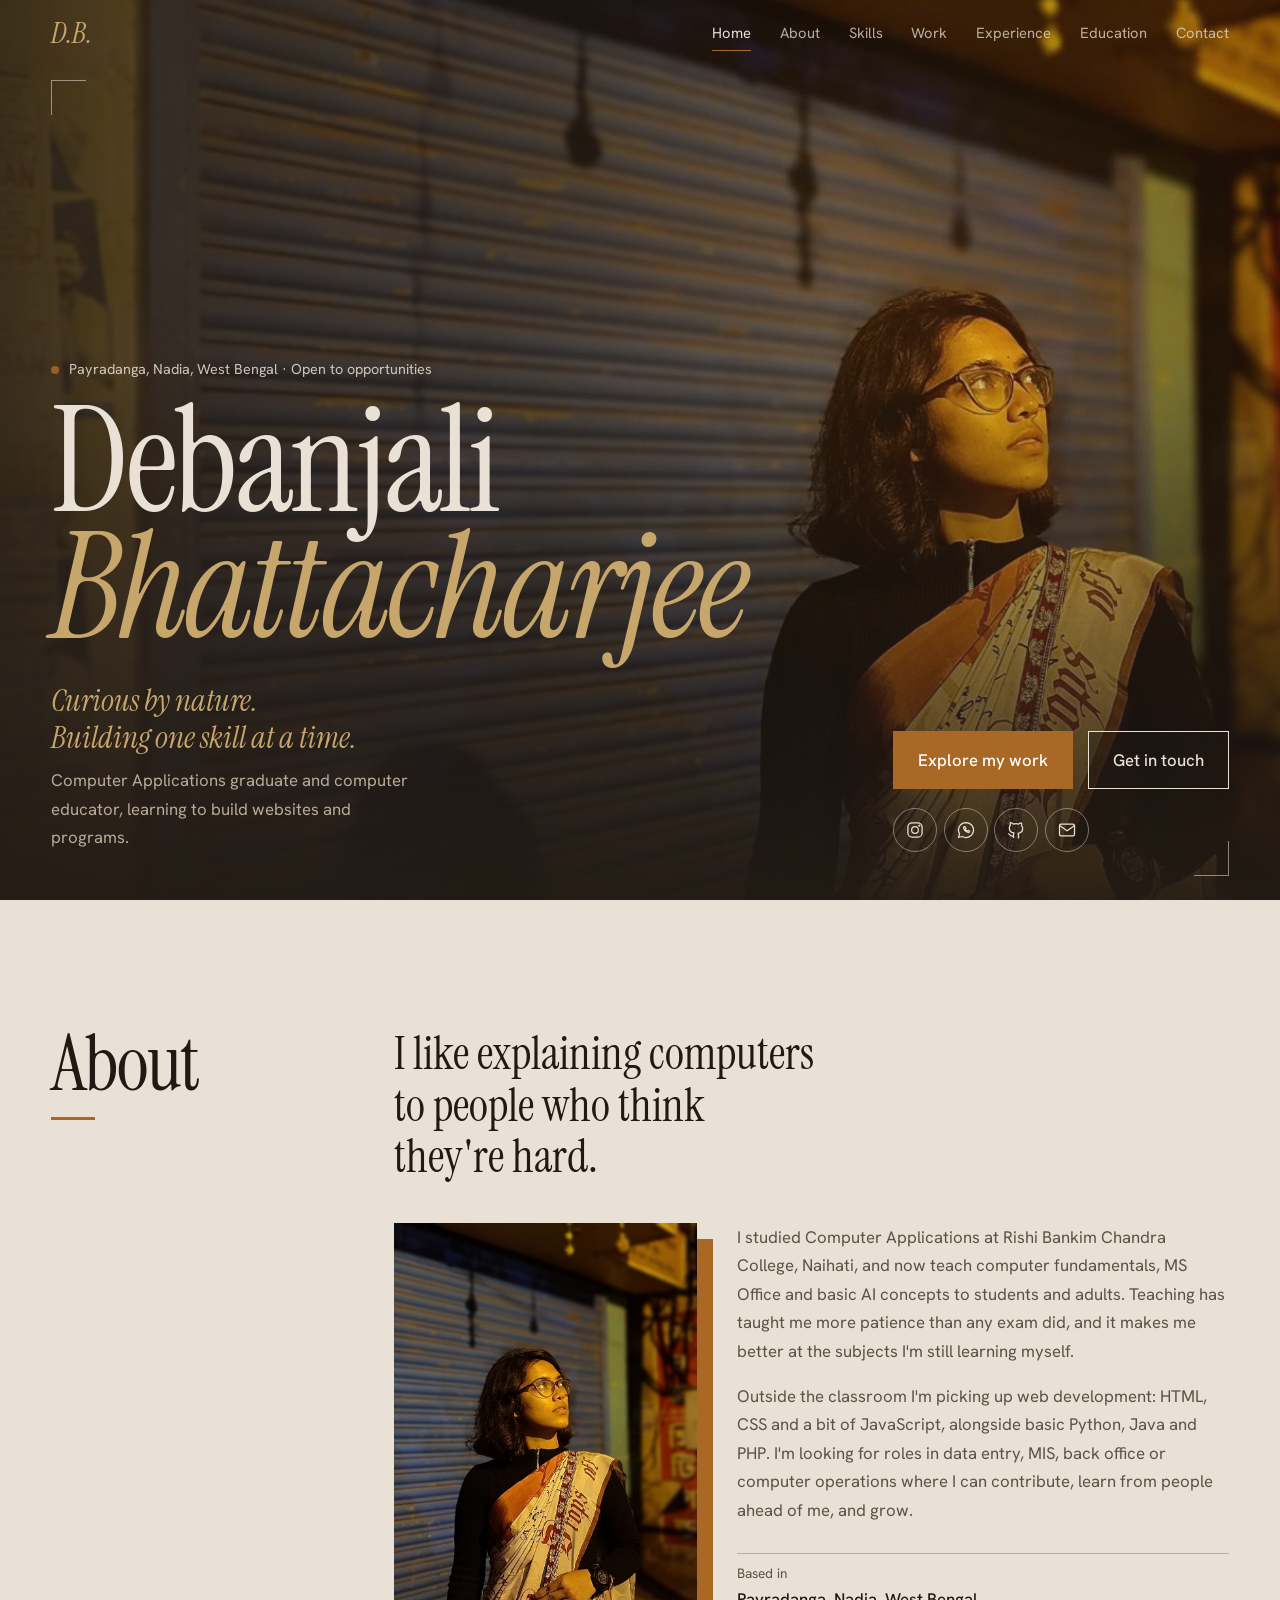
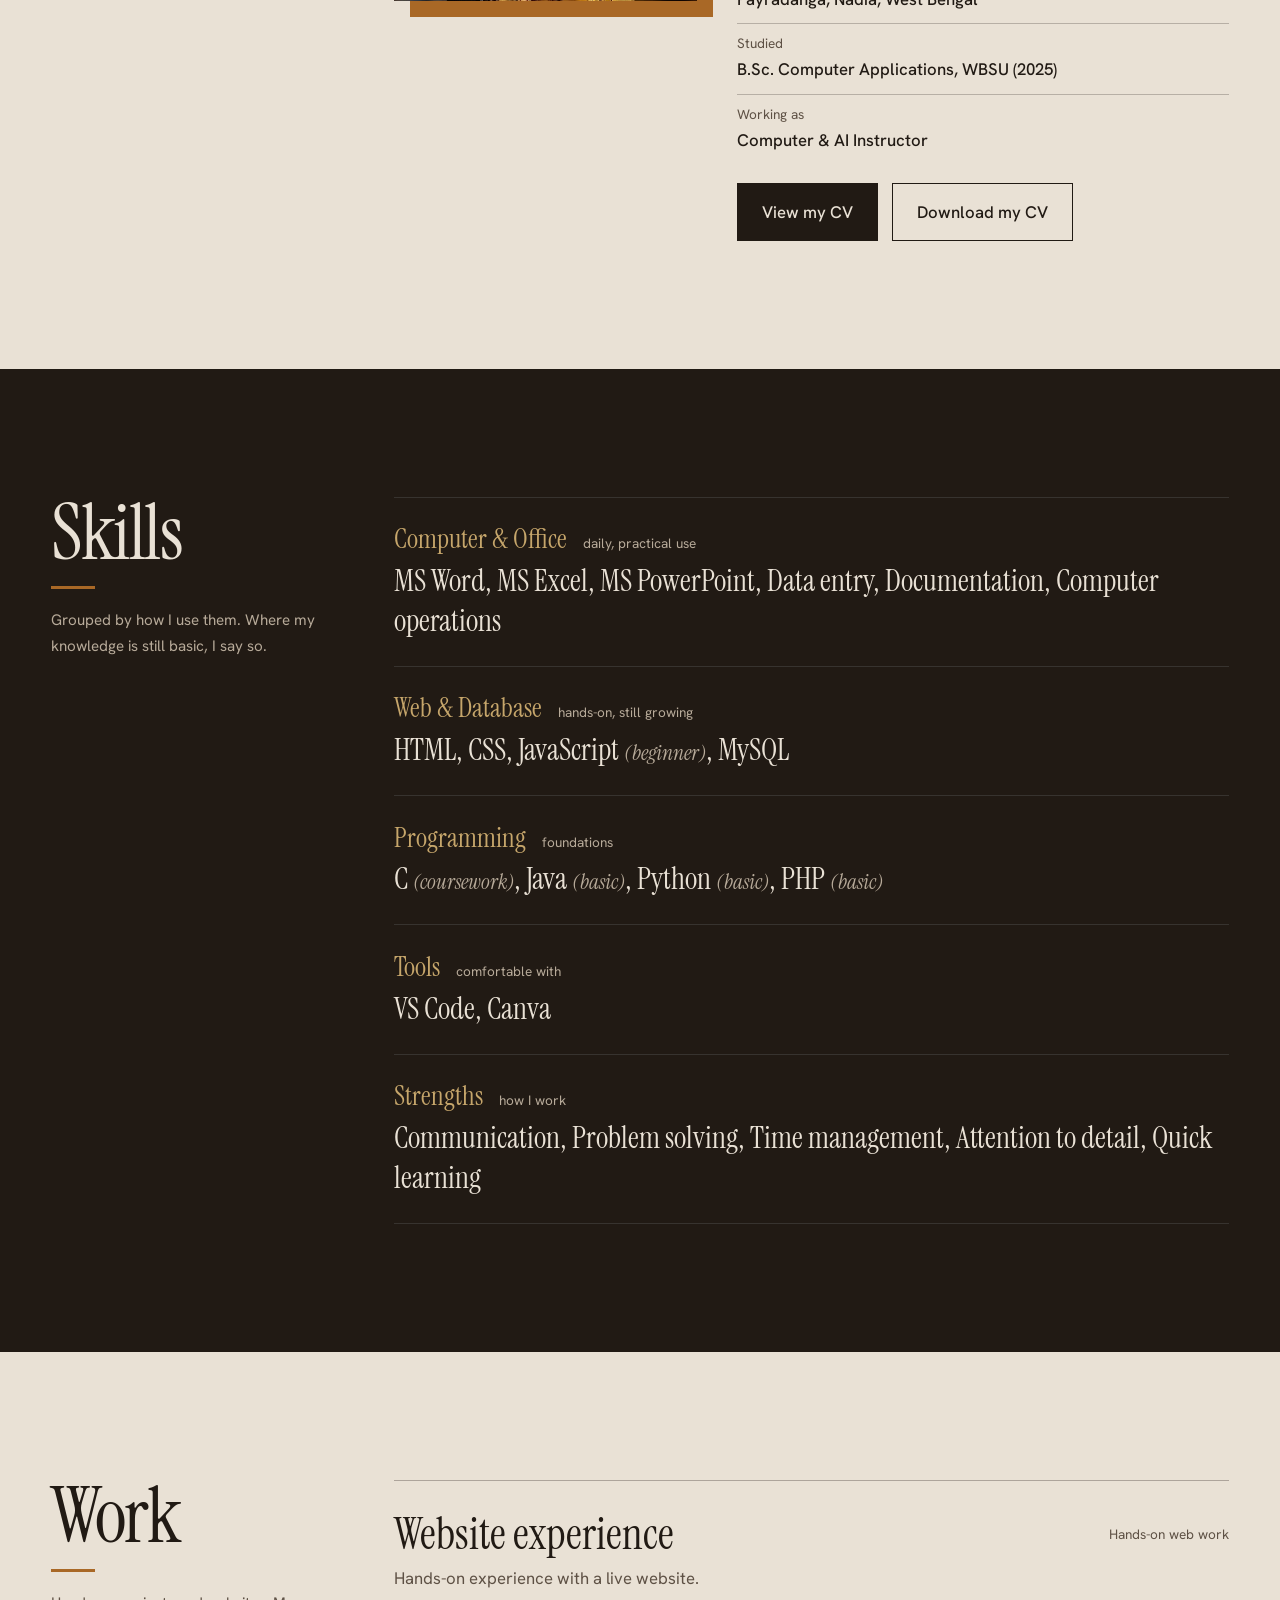
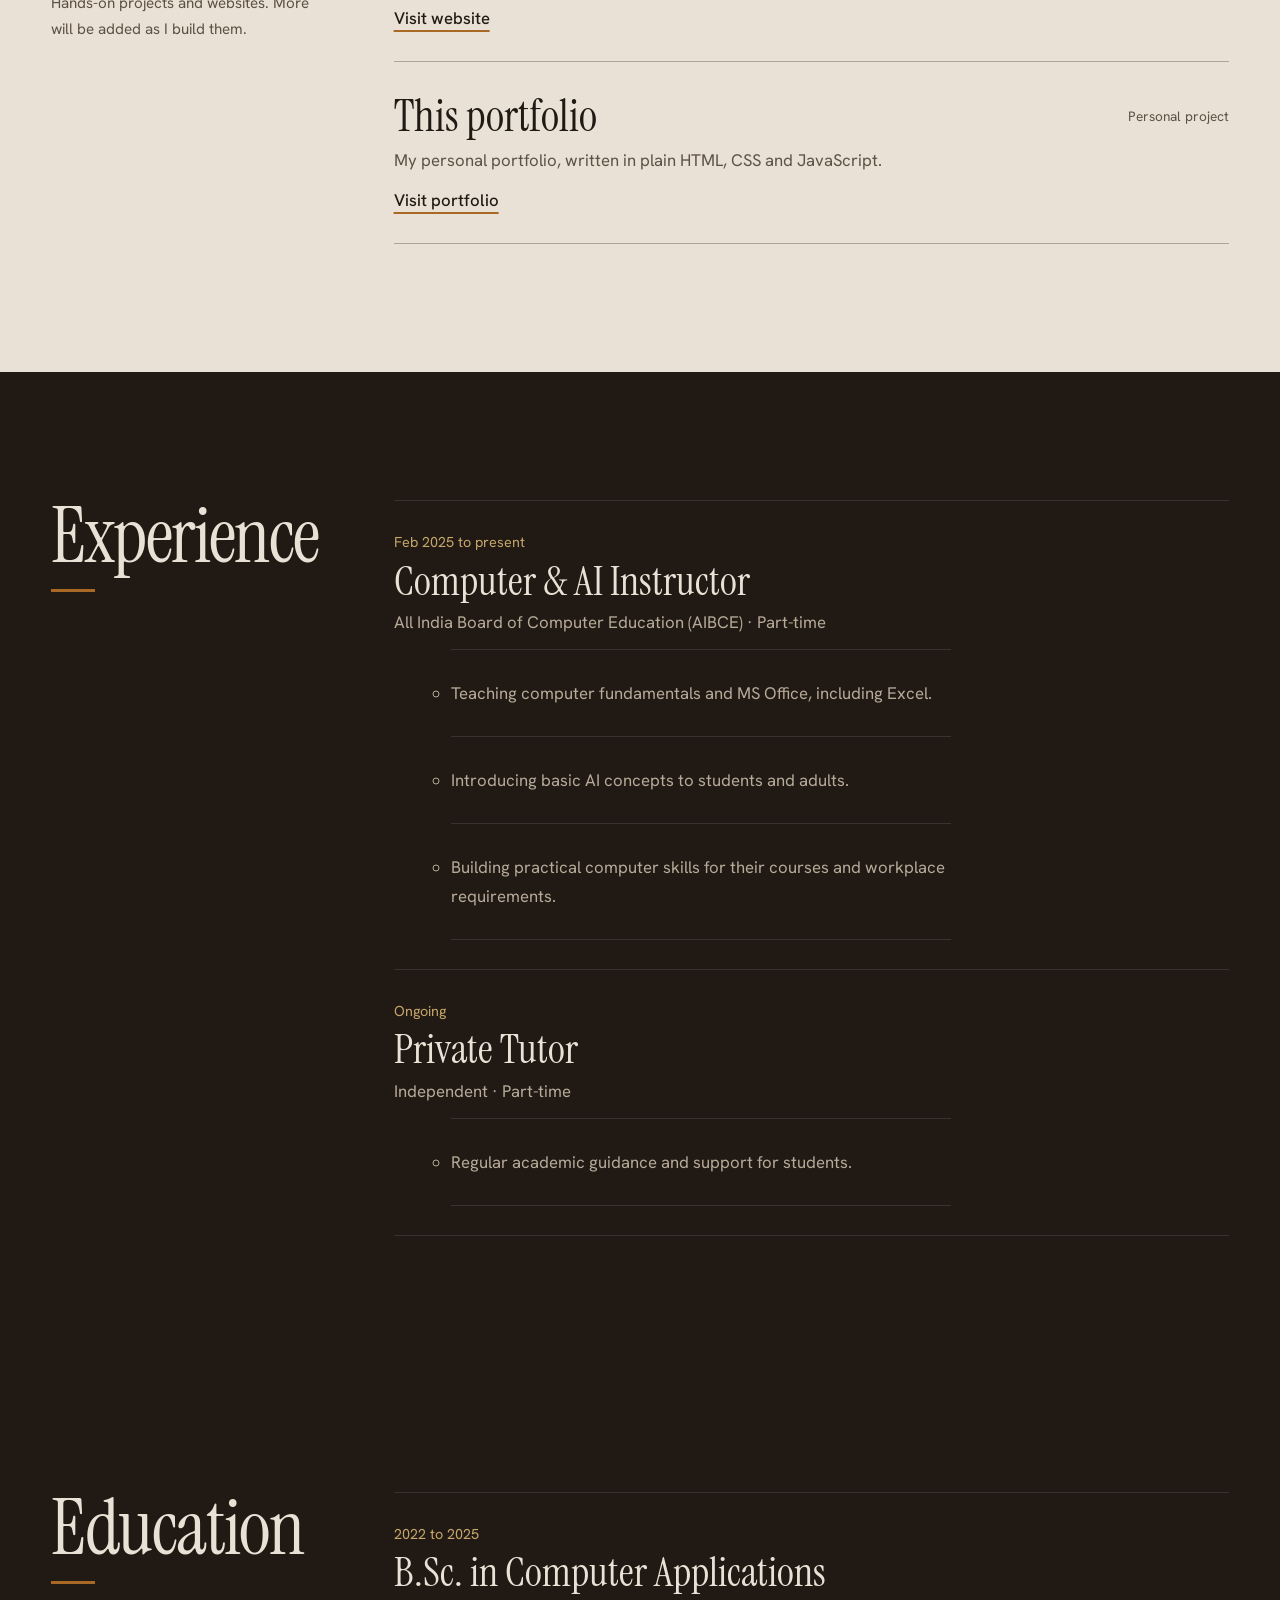
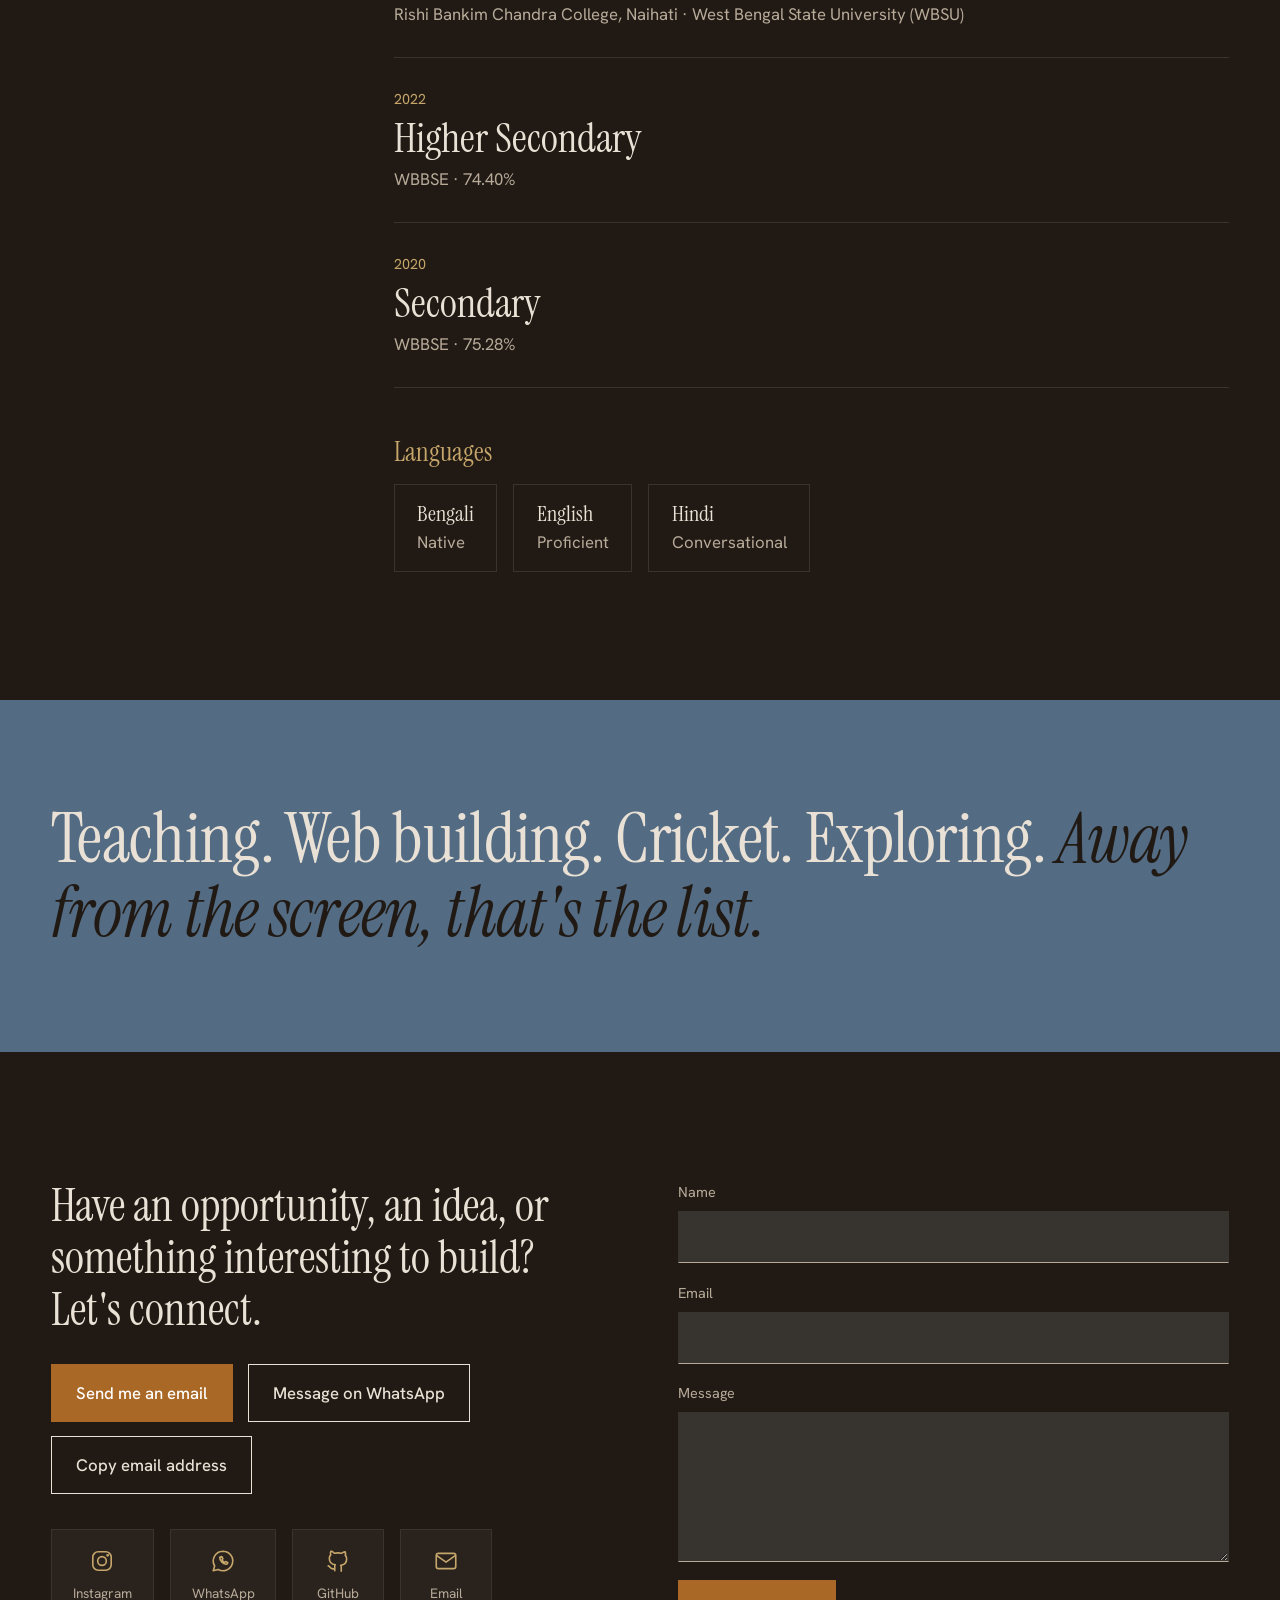
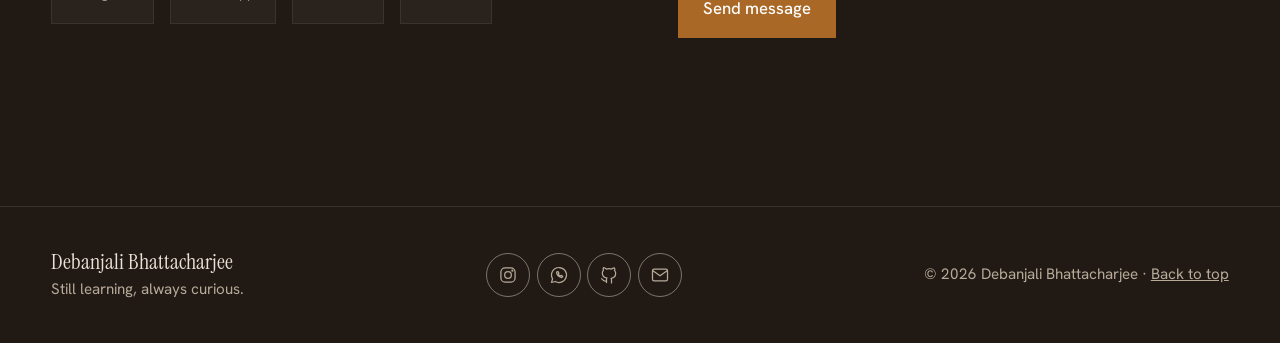
<file: index.html>
<!DOCTYPE html>
<html lang="en">
<head>
<meta charset="utf-8">
<meta name="viewport" content="width=device-width, initial-scale=1">
<title>Debanjali Bhattacharjee | Computer Applications Graduate & Computer Instructor</title>
<meta name="description" content="Portfolio of Debanjali Bhattacharjee, a B.Sc. Computer Applications graduate and Computer & AI instructor learning web development and programming.">
<meta name="theme-color" content="#211A14">
<meta property="og:type" content="website">
<meta property="og:title" content="Debanjali Bhattacharjee">
<meta property="og:description" content="Computer Applications graduate, computer educator and curious learner.">
<meta property="og:image" content="assets/hero.jpg">
<link rel="icon" href="data:image/svg+xml,%3Csvg xmlns='http://www.w3.org/2000/svg' viewBox='0 0 64 64'%3E%3Crect width='64' height='64' fill='%23211A14'/%3E%3Ctext x='32' y='45' font-size='40' text-anchor='middle' fill='%23C6A66B' font-family='Georgia,serif'%3ED%3C/text%3E%3C/svg%3E">
<link rel="preconnect" href="https://fonts.googleapis.com">
<link rel="preconnect" href="https://fonts.gstatic.com" crossorigin>
<link rel="stylesheet" href="https://fonts.googleapis.com/css2?family=Instrument+Serif:ital@0;1&family=Hanken+Grotesk:wght@400;500;600&display=swap">
<link rel="stylesheet" href="style.css">
</head>
<body>
<a class="skip" href="#about">Skip to content</a>
<div class="progress" aria-hidden="true"><span id="bar"></span></div>
<header class="nav" id="nav">
  <a class="mono" href="#home" aria-label="Debanjali Bhattacharjee, home">D.B.</a>
  <button class="burger" id="burger" aria-expanded="false" aria-controls="menu" aria-label="Open menu"><span></span><span></span></button>
  <nav id="menu" aria-label="Main">
    <a href="#home">Home</a><a href="#about">About</a><a href="#skills">Skills</a><a href="#work">Work</a><a href="#experience">Experience</a><a href="#education">Education</a><a href="#contact">Contact</a>
  </nav>
</header>
<main>
<section class="hero" id="home">
  <div class="hero-bg"><picture><source media="(max-width:700px)" srcset="assets/debanjali.jpg"><img src="assets/hero.jpg" width="2000" height="900" alt="Debanjali Bhattacharjee in a saree and glasses, lit by warm street light in front of a blue shutter at night" fetchpriority="high"></picture><span class="grain"></span></div>
  <div class="hero-in">
    <p class="status"><i></i> Payradanga, Nadia, West Bengal · Open to opportunities</p>
    <h1><span>Debanjali</span><span>Bhattacharjee</span></h1>
    <div class="hero-row">
      <div>
        <p class="tag">Curious by nature. Building one skill at a time.</p>
        <p class="intro">Computer Applications graduate and computer educator, learning to build websites and programs.</p>
      </div>
      <div class="hero-act">
        <div class="cta"><a class="btn primary" href="#work">Explore my work</a><a class="btn ghost" href="#contact">Get in touch</a></div>
        <ul class="social" aria-label="Social links"></ul>
      </div>
    </div>
  </div>
</section>

<section class="sec light" id="about">
  <div class="wrap split">
    <div class="side"><h2>About</h2></div>
    <div>
      <p class="lead">I like explaining computers to people who think they're hard.</p>
      <div class="about">
        <figure class="portrait"><img src="assets/debanjali.jpg" width="927" height="1159" loading="lazy" alt="Portrait of Debanjali Bhattacharjee looking up, lit by warm street light"></figure>
        <div>
          <p>I studied Computer Applications at Rishi Bankim Chandra College, Naihati, and now teach computer fundamentals, MS Office and basic AI concepts to students and adults. Teaching has taught me more patience than any exam did, and it makes me better at the subjects I'm still learning myself.</p>
          <p>Outside the classroom I'm picking up web development: HTML, CSS and a bit of JavaScript, alongside basic Python, Java and PHP. I'm looking for roles in data entry, MIS, back office or computer operations where I can contribute, learn from people ahead of me, and grow.</p>
          <dl class="facts">
            <div><dt>Based in</dt><dd>Payradanga, Nadia, West Bengal</dd></div>
            <div><dt>Studied</dt><dd>B.Sc. Computer Applications, WBSU (2025)</dd></div>
            <div><dt>Working as</dt><dd>Computer &amp; AI Instructor</dd></div>
          </dl>
          <div class="cta cv"><a class="btn dark cv-view" href="cv.html">View my CV</a><a class="btn outline cv-dl" href="cv/Debanjali_Bhattacharjee_CV.pdf" download="Debanjali_Bhattacharjee_CV.pdf">Download my CV</a></div>
        </div>
      </div>
    </div>
  </div>
</section>

<section class="sec" id="skills">
  <div class="wrap split">
    <div class="side"><h2>Skills</h2><p class="note">Grouped by how I use them. Where my knowledge is still basic, I say so.</p></div>
    <div class="ledger">
      <div><h3>Computer &amp; Office <small>daily, practical use</small></h3><p>MS Word, MS Excel, MS PowerPoint, Data entry, Documentation, Computer operations</p></div>
      <div><h3>Web &amp; Database <small>hands-on, still growing</small></h3><p>HTML, CSS, JavaScript <em>(beginner)</em>, MySQL</p></div>
      <div><h3>Programming <small>foundations</small></h3><p>C <em>(coursework)</em>, Java <em>(basic)</em>, Python <em>(basic)</em>, PHP <em>(basic)</em></p></div>
      <div><h3>Tools <small>comfortable with</small></h3><p>VS Code, Canva</p></div>
      <div><h3>Strengths <small>how I work</small></h3><p>Communication, Problem solving, Time management, Attention to detail, Quick learning</p></div>
    </div>
  </div>
</section>

<section class="sec light" id="work">
  <div class="wrap split">
    <div class="side"><h2>Work</h2><p class="note">Hands-on projects and websites. More will be added as I build them.</p></div>
    <ol class="projects" id="projects"></ol>
  </div>
</section>

<section class="sec" id="experience">
  <div class="wrap split">
    <div class="side"><h2>Experience</h2></div>
    <ol class="timeline">
      <li><p class="when">Feb 2025 to present</p><h3>Computer &amp; AI Instructor</h3><p class="org">All India Board of Computer Education (AIBCE) · Part-time</p>
        <ul class="bul"><li>Teaching computer fundamentals and MS Office, including Excel.</li><li>Introducing basic AI concepts to students and adults.</li><li>Building practical computer skills for their courses and workplace requirements.</li></ul></li>
      <li><p class="when">Ongoing</p><h3>Private Tutor</h3><p class="org">Independent · Part-time</p>
        <ul class="bul"><li>Regular academic guidance and support for students.</li></ul></li>
    </ol>
  </div>
</section>

<section class="sec" id="education">
  <div class="wrap split">
    <div class="side"><h2>Education</h2></div>
    <div>
      <ol class="timeline">
        <li><p class="when">2022 to 2025</p><h3>B.Sc. in Computer Applications</h3><p class="org">Rishi Bankim Chandra College, Naihati · West Bengal State University (WBSU)</p></li>
        <li><p class="when">2022</p><h3>Higher Secondary</h3><p class="org">WBBSE · 74.40%</p></li>
        <li><p class="when">2020</p><h3>Secondary</h3><p class="org">WBBSE · 75.28%</p></li>
      </ol>
      <h3 class="sub">Languages</h3>
      <ul class="langs"><li><strong>Bengali</strong>Native</li><li><strong>English</strong>Proficient</li><li><strong>Hindi</strong>Conversational</li></ul>
    </div>
  </div>
</section>

<section class="beyond" aria-label="Beyond the screen">
  <p>Teaching. Web building. Cricket. Exploring. <em>Away from the screen, that's the list.</em></p>
</section>

<section class="sec contact" id="contact">
  <div class="wrap cgrid">
    <div>
      <p class="lead">Have an opportunity, an idea, or something interesting to build? Let's connect.</p>
      <div class="cta" id="contact-actions"></div>
      <ul class="social tiles" aria-label="Contact and social links"></ul>
    </div>
    <form id="form" name="contact" method="POST" action="/" data-netlify="true" netlify-honeypot="bot-field">
      <input type="hidden" name="form-name" value="contact">
      <p class="hp" aria-hidden="true"><label>Leave this empty <input name="bot-field" tabindex="-1" autocomplete="off"></label></p>
      <label>Name<input name="name" required autocomplete="name"></label>
      <label>Email<input type="email" name="email" required autocomplete="email"></label>
      <label>Message<textarea name="message" rows="5" required></textarea></label>
      <button class="btn primary" type="submit">Send message</button>
      <p id="fstatus" role="status"></p>
    </form>
  </div>
</section>
</main>
<footer>
  <p><strong>Debanjali Bhattacharjee</strong><br>Still learning, always curious.</p>
  <ul class="social" aria-label="Social links"></ul>
  <p>© <span id="year"></span> Debanjali Bhattacharjee · <a href="#home">Back to top</a></p>
</footer>
<script src="script.js"></script>
</body>
</html>
</file>
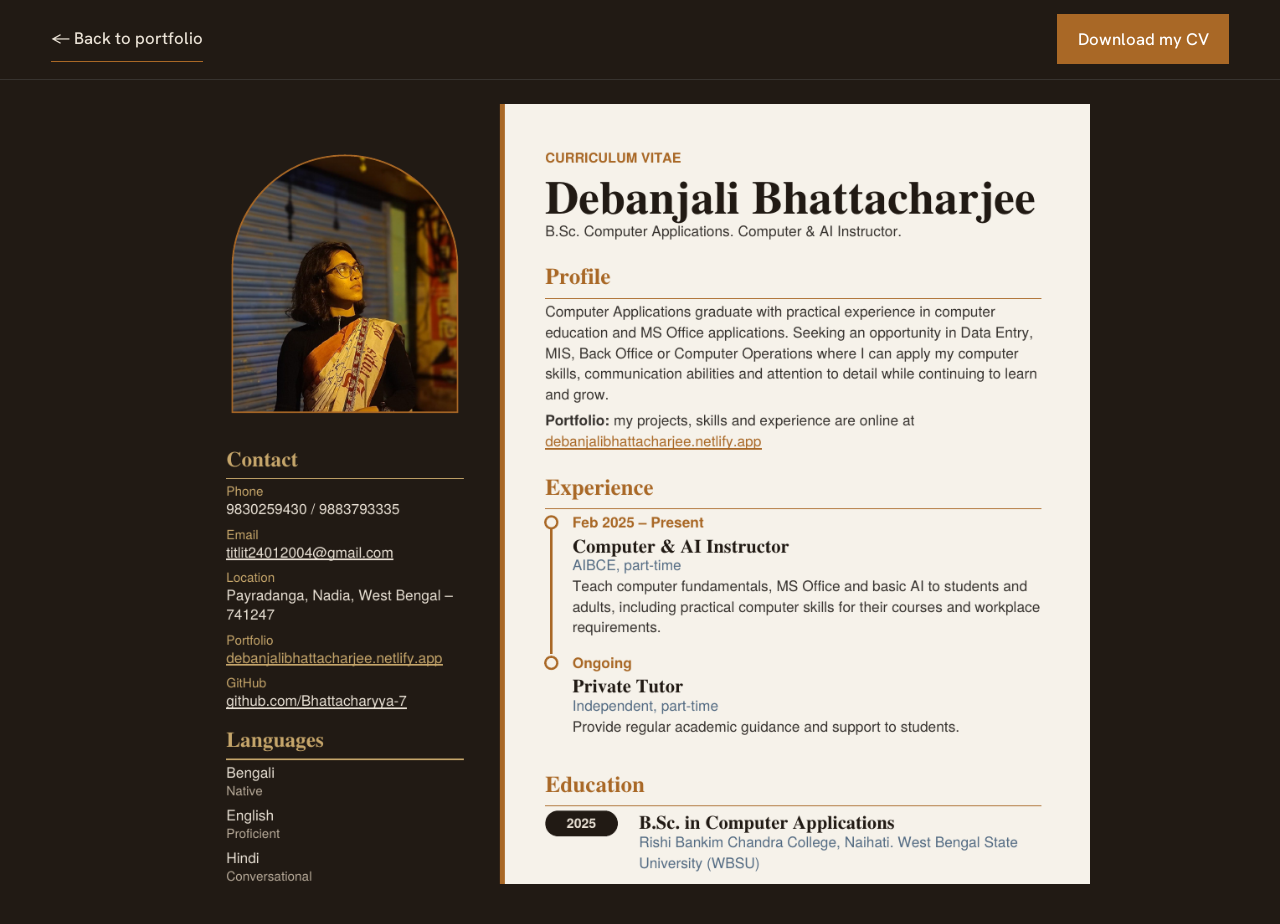
<file: cv.html>
<!DOCTYPE html>
<html lang="en">
<head>
<meta charset="utf-8">
<meta name="viewport" content="width=device-width, initial-scale=1">
<title>CV | Debanjali Bhattacharjee</title>
<meta name="robots" content="noindex">
<link rel="icon" href="data:image/svg+xml,%3Csvg xmlns='http://www.w3.org/2000/svg' viewBox='0 0 64 64'%3E%3Crect width='64' height='64' fill='%23211A14'/%3E%3Ctext x='32' y='45' font-size='40' text-anchor='middle' fill='%23C6A66B' font-family='Georgia,serif'%3ED%3C/text%3E%3C/svg%3E">
<link rel="stylesheet" href="https://fonts.googleapis.com/css2?family=Instrument+Serif:ital@0;1&family=Hanken+Grotesk:wght@400;500;600&display=swap">
<link rel="stylesheet" href="style.css">
<style>
body{min-height:100svh;display:flex;flex-direction:column}
.cvbar{display:flex;justify-content:space-between;align-items:center;gap:1rem;flex-wrap:wrap;padding:.9rem var(--pad);border-bottom:1px solid var(--panel)}
.back{text-decoration:none;font-weight:500;padding:.5rem 0;border-bottom:1px solid var(--amber)}
.back:hover{color:var(--gold)}
.cvbar .btn{padding:.6rem 1.2rem}
.cvwrap{flex:1;display:grid;padding:1.5rem var(--pad) 2.5rem;justify-items:center}
.cvwrap object{width:min(100%,900px);height:calc(100svh - 7.5rem);min-height:600px;border:0;background:var(--ivory)}

</style>
</head>
<body>
<header class="cvbar">
  <a class="back" href="index.html#about">&larr; Back to portfolio</a>
  <a class="btn primary" href="cv/Debanjali_Bhattacharjee_CV.pdf" download="Debanjali_Bhattacharjee_CV.pdf">Download my CV</a>
</header>
<main class="cvwrap">
  <object data="cv/Debanjali_Bhattacharjee_CV.pdf#view=FitH" type="application/pdf" aria-label="Debanjali Bhattacharjee CV">
    <a href="cv/Debanjali_Bhattacharjee_CV.pdf"><img src="cv/cv-preview.png" alt="Debanjali Bhattacharjee CV preview. Tap to open the PDF." style="width:100%;height:auto;display:block"></a>
  </object>
</main>
</body>
</html>
</file>
<file: style.css>
:root{--bg:#211A14;--panel:#37332F;--amber:#A96826;--gold:#C6A66B;--blue:#536B83;--ivory:#E9E1D5;--muted:#B7AA99;--ink2:#5E5145;
--serif:"Instrument Serif",Georgia,serif;--sans:"Hanken Grotesk",system-ui,sans-serif;--pad:clamp(1.2rem,4vw,3.5rem)}
*{box-sizing:border-box;margin:0}
html{scroll-behavior:smooth;scroll-padding-top:4rem}
body{background:var(--bg);color:var(--ivory);font:1.05rem/1.7 var(--sans)}
a{color:inherit}
:focus-visible{outline:2px solid var(--gold);outline-offset:3px}
.light :focus-visible{outline-color:var(--amber)}
.sr,.skip:not(:focus){position:absolute;width:1px;height:1px;overflow:hidden;clip:rect(0 0 0 0)}
.skip:focus{position:fixed;top:.5rem;left:.5rem;z-index:99;background:var(--ivory);color:var(--bg);padding:.5rem 1rem}
.progress{position:fixed;top:0;left:0;right:0;height:3px;z-index:60}
#bar{display:block;height:100%;background:var(--amber);transform:scaleX(0);transform-origin:0}

.nav{position:fixed;inset:0 0 auto;z-index:50;display:flex;justify-content:space-between;align-items:center;padding:.9rem var(--pad);transition:background .3s}
.nav.solid{background:rgba(33,26,20,.94)}
.mono{font:italic 1.8rem var(--serif);text-decoration:none;color:var(--gold)}
#menu{display:flex;gap:1.8rem}
#menu a{text-decoration:none;color:var(--ivory);opacity:.75;font-size:.92rem;padding:.3rem 0;border-bottom:1px solid transparent;transition:opacity .2s,border-color .2s}
#menu a:hover,#menu a.active{opacity:1;border-color:var(--amber)}
.burger{display:none;background:none;border:0;width:44px;height:44px;cursor:pointer;position:relative;z-index:2}
.burger span{position:absolute;left:10px;right:10px;height:2px;background:var(--ivory);transition:transform .25s}
.burger span:first-child{top:17px}.burger span:last-child{top:25px}
.nav.open .burger span:first-child{transform:translateY(4px) rotate(45deg)}
.nav.open .burger span:last-child{transform:translateY(-4px) rotate(-45deg)}

/* HERO: full-bleed photograph with viewfinder corners */
.hero{position:relative;min-height:100svh;display:flex;align-items:flex-end;overflow:hidden;--px:0px;--py:0px;--sy:0;isolation:isolate}
.hero-bg{position:absolute;inset:0;z-index:-1;overflow:hidden;animation:reveal 1.4s cubic-bezier(.65,0,.2,1) both}
.hero-bg img{width:100%;height:100%;object-fit:cover;object-position:0 40%;filter:saturate(.92) contrast(1.06) brightness(.92);transform:translate(var(--px),var(--py)) scale(calc(1.06 + var(--sy)*.08));transition:transform .5s ease-out}
.hero-bg::before{content:"";position:absolute;inset:0;z-index:1;background:linear-gradient(90deg,rgba(33,26,20,.88) 0%,rgba(33,26,20,.45) 42%,transparent 65%),linear-gradient(0deg,rgba(33,26,20,.95) 0%,rgba(33,26,20,.35) 40%,transparent 62%),radial-gradient(ellipse at 70% 30%,rgba(169,104,38,.25),transparent 60%)}
.grain{position:absolute;inset:0;z-index:2;pointer-events:none;opacity:.14;mix-blend-mode:overlay;background-image:url("data:image/svg+xml,%3Csvg xmlns='http://www.w3.org/2000/svg' width='160' height='160'%3E%3Cfilter id='n'%3E%3CfeTurbulence type='fractalNoise' baseFrequency='.9' numOctaves='2' stitchTiles='stitch'/%3E%3C/filter%3E%3Crect width='100%25' height='100%25' filter='url(%23n)'/%3E%3C/svg%3E")}
.hero::before,.hero::after{content:"";position:absolute;z-index:1;width:34px;height:34px;border:solid rgba(233,225,213,.55);pointer-events:none}
.hero::before{top:5rem;left:var(--pad);border-width:1px 0 0 1px}
.hero::after{bottom:1.5rem;right:var(--pad);border-width:0 1px 1px 0}
.hero-in{width:100%;padding:8rem var(--pad) 3rem;max-width:1500px;margin:0 auto}
.status{display:flex;align-items:center;gap:.6rem;font-size:.9rem;opacity:.85}
.status i{width:8px;height:8px;border-radius:50%;background:var(--amber)}
h1{font:400 clamp(3.4rem,11.5vw,10.5rem)/.86 var(--serif);letter-spacing:-.025em;margin:1rem 0 2rem}
h1 span{display:block;animation:rise 1s .5s cubic-bezier(.2,.7,.2,1) both}
h1 span+span{animation-delay:.65s;color:var(--gold);font-style:italic}
.hero-row{display:flex;justify-content:space-between;align-items:flex-end;gap:2rem;flex-wrap:wrap;animation:fade 1s 1s both}
.tag{font:italic clamp(1.4rem,2.4vw,2rem)/1.2 var(--serif);color:var(--gold);max-width:22ch}
.intro{max-width:40ch;color:var(--muted);margin-top:.6rem}
.hero-act{display:grid;gap:1.2rem;justify-items:start}
.cta{display:flex;flex-wrap:wrap;gap:.9rem}
.btn{display:inline-block;padding:.85rem 1.5rem;border:1px solid var(--ivory);text-decoration:none;font-weight:500;transition:background .2s,color .2s,border-color .2s}
.btn:hover{background:var(--ivory);color:var(--bg)}
.btn.primary{background:var(--amber);border-color:var(--amber);color:#fff}
.btn.primary:hover{background:#c27b2d;border-color:#c27b2d;color:#fff}
.btn.ghost{background:rgba(33,26,20,.4)}
.btn.dark{background:var(--bg);color:var(--ivory);border-color:var(--bg)}
.btn.dark:hover{background:var(--amber);border-color:var(--amber);color:#fff}
.btn.outline{border-color:var(--bg);color:var(--bg)}
.btn.outline:hover{background:var(--bg);color:var(--ivory)}
@keyframes rise{from{opacity:0;transform:translateY(40px)}}
@keyframes fade{from{opacity:0}}
@keyframes reveal{from{clip-path:inset(0 0 100% 0)}to{clip-path:inset(0)}}

.sec{padding:clamp(4.5rem,10vw,9rem) var(--pad)}
.light{background:var(--ivory);color:var(--bg)}
.wrap{max-width:1200px;margin:0 auto}
.split{display:grid;grid-template-columns:minmax(180px,1fr) 3fr;gap:clamp(2rem,5vw,5rem)}
.side{align-self:start;position:sticky;top:6rem}
h2{font:400 clamp(2.6rem,6vw,5rem)/.95 var(--serif);letter-spacing:-.02em}
h2::after{content:"";display:block;width:44px;height:3px;background:var(--amber);margin-top:1rem}
h3{font:400 1.7rem/1.15 var(--serif)}
.note{color:var(--muted);margin-top:1.2rem;font-size:.95rem}
.light .note,.light .about p,.light .facts dt{color:var(--ink2)}
.lead{font:400 clamp(1.8rem,3.6vw,3rem)/1.12 var(--serif);max-width:20ch;margin-bottom:2.5rem}
.about{display:grid;grid-template-columns:minmax(200px,.8fr) 1.3fr;gap:2.5rem;align-items:start}
.portrait{position:relative;cursor:pointer}
.portrait::before{content:"";position:absolute;inset:16px -16px -16px 16px;background:var(--amber);transition:inset .4s cubic-bezier(.2,.7,.2,1)}
.portrait:hover::before{inset:6px -6px -6px 6px}
.portrait:hover img{filter:saturate(1.05) contrast(1.06);transform:translate(-8px,-8px);box-shadow:0 22px 40px -18px rgba(33,26,20,.7)}
.portrait img{transition:transform .4s cubic-bezier(.2,.7,.2,1),box-shadow .4s,filter .4s;position:relative;display:block;width:100%;height:auto;aspect-ratio:4/5;object-fit:cover;object-position:50% 25%;filter:saturate(.92) contrast(1.04)}
.about p+p{margin-top:1rem}
.facts{margin:1.8rem 0;display:grid;gap:.6rem}
.facts div{border-top:1px solid rgba(33,26,20,.25);padding-top:.5rem}
.facts dt{font-size:.85rem}
.facts dd{margin:0;font-weight:500}

.ledger div{display:grid;gap:.4rem;padding:1.6rem 0;border-top:1px solid var(--panel);transition:padding .3s,background .3s}
.ledger div:last-child{border-bottom:1px solid var(--panel)}
.ledger div:hover{padding-left:1rem;background:linear-gradient(90deg,rgba(169,104,38,.18),transparent)}
.ledger h3{display:flex;flex-wrap:wrap;gap:.2rem 1rem;align-items:baseline;color:var(--gold)}
.ledger small{font:400 .85rem var(--sans);color:var(--muted)}
.ledger p{font:400 clamp(1.3rem,2.4vw,1.9rem)/1.3 var(--serif)}
.ledger em{font-size:.7em;color:var(--muted)}

.projects{list-style:none;padding:0}
.proj{display:grid;grid-template-columns:1fr auto;gap:.3rem 2rem;padding:1.8rem 0;border-top:1px solid rgba(33,26,20,.3);transition:padding .3s,background .3s}
.proj:last-child{border-bottom:1px solid rgba(33,26,20,.3)}
.proj:hover{padding-left:1rem;background:linear-gradient(90deg,rgba(169,104,38,.18),transparent)}
.proj h3{font-size:clamp(1.8rem,3.4vw,2.8rem)}
.proj p{color:var(--ink2);grid-column:1}
.ptag{grid-column:2;grid-row:1;color:var(--ink2);font-size:.85rem;align-self:center}
.plink{grid-column:1;margin-top:.4rem;font-weight:500;text-decoration:underline;text-decoration-color:var(--amber);text-decoration-thickness:2px;text-underline-offset:6px;justify-self:start}
.proj.ghost{border-style:dashed;opacity:.6}
.proj.ghost:hover{padding-left:0;background:none}

.timeline{list-style:none;padding:0}
.timeline li{padding:1.8rem 0;border-top:1px solid var(--panel)}
.timeline li:last-child{border-bottom:1px solid var(--panel)}
.when{color:var(--gold);font-size:.9rem}
.timeline h3{font-size:clamp(1.8rem,3.2vw,2.6rem);margin:.2rem 0}
.org{color:var(--muted)}
.bul{margin:.8rem 0 0 1.1rem;color:var(--muted);max-width:60ch}
.sub{margin:3rem 0 1rem;color:var(--gold)}
.langs{list-style:none;padding:0;display:flex;flex-wrap:wrap;gap:1rem}
.langs li{border:1px solid var(--panel);padding:.9rem 1.4rem;color:var(--muted)}
.langs strong{display:block;color:var(--ivory);font:400 1.4rem var(--serif)}

.beyond{background:var(--blue);color:var(--ivory);padding:clamp(3.5rem,8vw,7rem) var(--pad);text-align:left}
.beyond p{max-width:1200px;margin:0 auto;font:400 clamp(2rem,5.5vw,4.6rem)/1.05 var(--serif);letter-spacing:-.01em}
.beyond em{color:var(--bg)}

.contact .lead{max-width:24ch;margin-bottom:1.5rem}
.cgrid{display:grid;grid-template-columns:1fr 1fr;gap:clamp(2rem,6vw,5rem)}
.cgrid .cta{margin-bottom:2rem}
.links{list-style:none;padding:0;max-width:520px}
.links li{display:flex;justify-content:space-between;gap:1rem;padding:1rem 0;border-bottom:1px solid var(--panel)}
.links span{color:var(--muted)}
.links a{text-decoration-color:var(--amber);text-underline-offset:5px;overflow-wrap:anywhere;text-align:right}
.links a:hover{color:var(--gold)}
form{display:grid;gap:1.1rem;align-content:start}
form label{display:grid;gap:.4rem;color:var(--muted);font-size:.9rem}
form input,form textarea{background:var(--panel);border:1px solid transparent;border-bottom-color:var(--muted);color:var(--ivory);font:inherit;padding:.8rem}
form input:focus,form textarea:focus{outline:none;border-color:var(--amber)}
form button{justify-self:start;cursor:pointer;font:inherit;font-weight:500}
.hp{position:absolute;left:-9999px}
#fstatus{color:var(--gold);min-height:1.4rem}

.social{list-style:none;padding:0;display:flex;gap:.4rem;margin-top:1.4rem}
.hero .social{margin:0}
.social a{display:grid;place-items:center;width:44px;height:44px;border:1px solid rgba(233,225,213,.45);border-radius:50%;transition:color .2s,border-color .2s,background .2s}
.social a:hover{color:var(--gold);border-color:var(--amber);background:rgba(33,26,20,.6)}
.social svg{width:20px;height:20px;fill:none;stroke:currentColor;stroke-width:1.5;stroke-linecap:round;stroke-linejoin:round}
footer{border-top:1px solid var(--panel);padding:2.5rem var(--pad);display:flex;justify-content:space-between;align-items:center;flex-wrap:wrap;gap:1rem;color:var(--muted);font-size:.95rem}
footer strong{color:var(--ivory);font:400 1.4rem var(--serif)}
footer .social{margin:0}

@media(max-width:860px){
  .burger{display:block}
  #menu{position:fixed;inset:0;background:var(--bg);flex-direction:column;justify-content:center;align-items:center;gap:1.3rem;display:none}
  .nav.open #menu{display:flex}
  #menu a{font:400 2.4rem var(--serif);opacity:1}
  .hero-bg{bottom:auto;height:60svh;animation:none}
  .hero-bg img{object-position:50% 30%}
  .hero-bg::before{background:linear-gradient(0deg,var(--bg) 0%,rgba(33,26,20,.6) 25%,transparent 55%)}
  .hero::before{top:4.5rem}
  .hero-in{padding-top:0;margin-top:50svh}
  h1{font-size:clamp(3rem,16vw,5rem)}
  .split,.about,.cgrid{grid-template-columns:1fr}
  .side{position:static}
  .portrait{max-width:300px;margin-right:16px}
}
@media(prefers-reduced-motion:reduce){
  html{scroll-behavior:auto}
  *{animation:none!important;transition:none!important}
}

.tiles{gap:1rem;flex-wrap:wrap;margin-top:2.2rem}
.tiles a{width:auto;height:auto;border-radius:0;padding:1.1rem 1.3rem;gap:.55rem;min-width:92px;border:1px solid var(--panel);background:rgba(55,51,47,.35);transition:transform .3s,background .3s,border-color .3s}
.tiles a svg{width:26px;height:26px;stroke:var(--gold);transition:stroke .3s}
.tiles a span{font-size:.85rem;color:var(--muted);transition:color .3s}
.tiles a:hover{transform:translateY(-5px);background:var(--amber);border-color:var(--amber)}
.tiles a:hover svg{stroke:#fff}.tiles a:hover span{color:#fff}
.tiles a{text-decoration:none}.contact .lead{margin-bottom:1.8rem}
.btn.copy{background:none;color:var(--ivory);cursor:pointer;font:inherit;font-weight:500}
</file>
